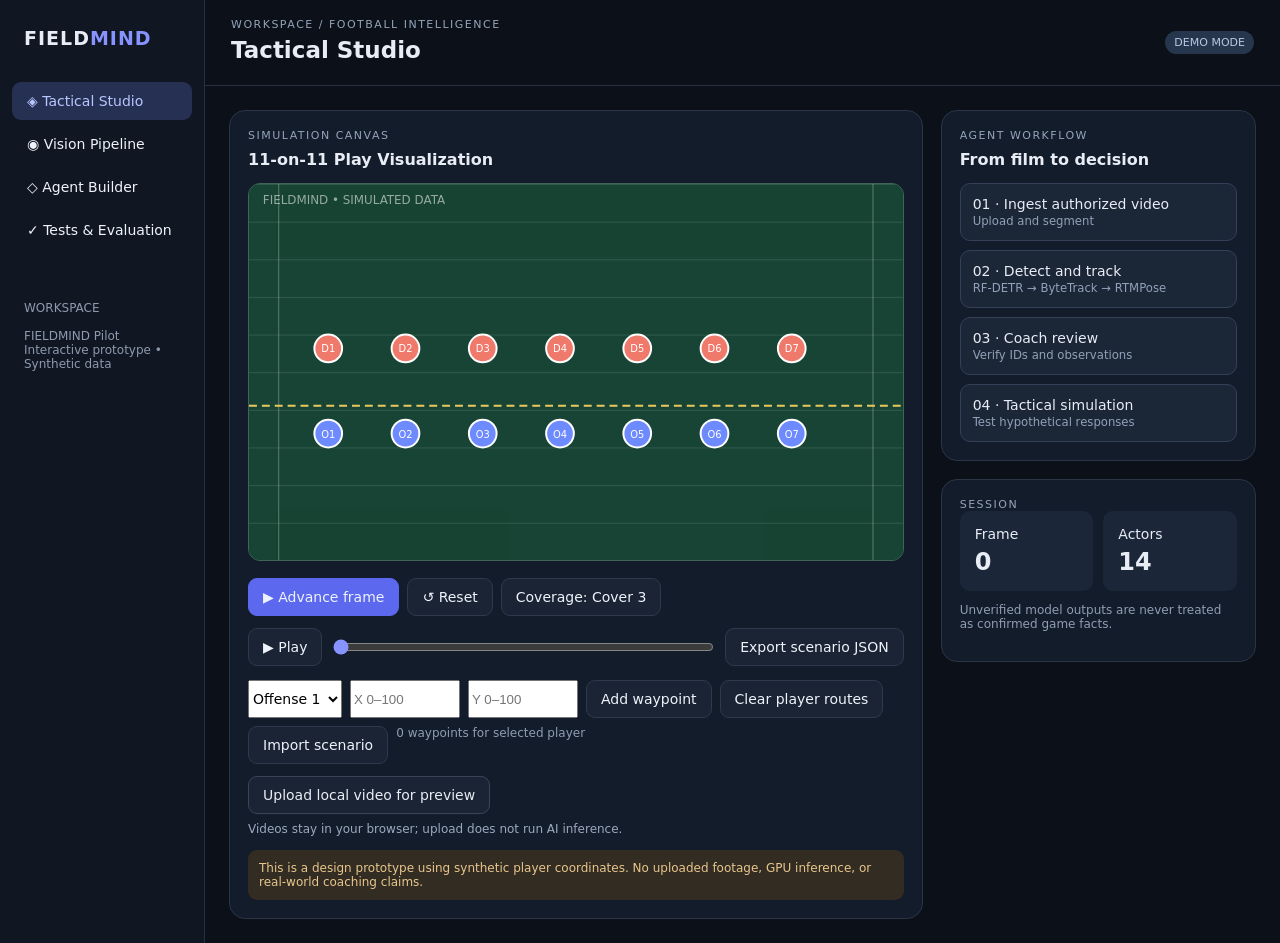
<file: app/web/fieldmind_studio_preview.html>
<!doctype html>
<html lang="en"><meta charset="utf-8"><meta name="viewport" content="width=device-width,initial-scale=1">
<title>FIELDMIND Studio — Concept Preview</title>
<style>
:root{font:14px Inter,system-ui,sans-serif;color:#e8ecf4;background:#0b1019}*{box-sizing:border-box}body{margin:0}button,select{font:inherit;cursor:pointer}button{border:1px solid #30394b;border-radius:9px;padding:10px 14px;background:#1b2434;color:#eef3fa}button:hover{background:#27354b}.primary{background:#5c69ee;border-color:#5c69ee}.shell{display:grid;grid-template-columns:205px 1fr;min-height:100vh}aside{background:#101723;border-right:1px solid #263043;padding:22px 12px}.brand{font-size:19px;font-weight:900;letter-spacing:1px;padding:5px 12px 28px}.brand span{color:#8794ff}.nav{display:block;width:100%;text-align:left;margin:5px 0;border-color:transparent;background:transparent}.nav.active{background:#253052;color:#b9c5ff}.asidefoot{margin-top:40px;padding:12px;color:#8e9aad;font-size:12px}main{min-width:0}.top{padding:18px 26px;border-bottom:1px solid #263043;display:flex;justify-content:space-between;align-items:center;gap:12px}.muted{color:#8f9db3;font-size:12px}.layout{padding:24px;display:grid;grid-template-columns:minmax(0,1.65fr) minmax(260px,.75fr);gap:18px}.panel{background:#131c2a;border:1px solid #2b3546;border-radius:16px;padding:18px;min-width:0}.eyebrow{color:#94a4ba;font-size:11px;text-transform:uppercase;letter-spacing:1.5px}h1{font-size:23px;margin:6px 0 4px}h2{font-size:16px;margin:8px 0 14px}.pitch{width:100%;background:#163c31;border-radius:12px;border:1px solid #426457}.toolbar{display:flex;gap:8px;flex-wrap:wrap;margin-top:14px}.stat{display:grid;grid-template-columns:1fr 1fr;gap:10px}.metric{background:#1b2739;padding:15px;border-radius:10px}.metric strong{font-size:24px;display:block;margin-top:6px}.steps{display:grid;gap:9px}.step{padding:12px;border:1px solid #334058;border-radius:10px;background:#1b2637}.step small{color:#91a1b9}.tag{font-size:11px;background:#26364c;border-radius:20px;padding:5px 9px;color:#b9c8e2}.note{padding:11px;background:#322c22;color:#e9c68d;border-radius:9px;font-size:12px;margin-top:14px}@media(max-width:850px){.shell{grid-template-columns:1fr}aside{display:none}.layout{grid-template-columns:1fr}.top{padding:16px}}
.toolrow{display:flex;gap:9px;flex-wrap:wrap;align-items:center;margin-top:12px}.toolrow label{display:inline-block;padding:10px 14px;border:1px solid #39465a;border-radius:9px;cursor:pointer;background:#1b2434}.toolrow input[type=range]{flex:1;min-width:110px;accent-color:#8794ff}.video{width:100%;max-height:260px;border-radius:10px;background:#05080e;margin-top:10px}.hidden{display:none}.mini{font-size:12px;color:#9ba9bf;margin:8px 0}.nav:focus-visible,button:focus-visible{outline:2px solid #8794ff;outline-offset:2px}@media(max-width:850px){.toolrow{align-items:stretch}} </style>
<div class="shell"><aside><div class="brand">FIELD<span>MIND</span></div><button class="nav active" data-view="studio">◈ Tactical Studio</button><button class="nav" data-view="vision">◉ Vision Pipeline</button><button class="nav" data-view="agents">◇ Agent Builder</button><button class="nav" data-view="tests">✓ Tests & Evaluation</button><div class="asidefoot">WORKSPACE<br><br>FIELDMIND Pilot<br>Interactive prototype • Synthetic data</div></aside><main><div class="top"><div><div class="eyebrow">Workspace / Football Intelligence</div><h1 id="title">Tactical Studio</h1></div><span class="tag">DEMO MODE</span></div><div class="layout"><section class="panel"><div class="eyebrow" id="subtitle">Simulation canvas</div><h2 id="heading">11-on-11 Play Visualization</h2><svg class="pitch" viewBox="0 0 660 380" aria-label="Interactive schematic football field"><defs><pattern id="grass" width="66" height="38" patternUnits="userSpaceOnUse"><rect width="66" height="38" fill="#174434"/><path d="M0 0H66" stroke="#fff" opacity=".23"/></pattern></defs><rect width="660" height="380" fill="url(#grass)"/><g stroke="#fff" opacity=".3"><path d="M30 0V380M630 0V380"/></g><g id="players"></g><path d="M0 224H660" stroke="#e9c85d" stroke-width="2" stroke-dasharray="8 5"/><text x="14" y="20" fill="#fff" opacity=".55" font-size="12">FIELDMIND • SIMULATED DATA</text></svg><div class="toolbar"><button class="primary" id="advance">▶ Advance frame</button><button id="reset">↺ Reset</button><button id="coverage">Coverage: Cover 3</button></div><div class="toolrow"><button id="play" aria-label="Play simulation">▶ Play</button><input type="range" id="scrub" min="0" max="12" value="0" aria-label="Simulation frame"><button id="export">Export scenario JSON</button></div><div class="toolrow"><label for="upload">Upload local video for preview</label><input class="hidden" id="upload" type="file" accept="video/*"></div><video id="localvideo" class="video hidden" controls playsinline></video><div id="videostatus" class="mini">Videos stay in your browser; upload does not run AI inference.</div><div class="note">This is a design prototype using synthetic player coordinates. No uploaded footage, GPU inference, or real-world coaching claims.</div></section><section style="display:grid;gap:18px;align-content:start"><div class="panel"><div class="eyebrow">Agent workflow</div><h2>From film to decision</h2><div class="steps"><div class="step">01 · Ingest authorized video<br><small>Upload and segment</small></div><div class="step">02 · Detect and track<br><small>RF-DETR → ByteTrack → RTMPose</small></div><div class="step">03 · Coach review<br><small>Verify IDs and observations</small></div><div class="step">04 · Tactical simulation<br><small>Test hypothetical responses</small></div></div></div><div class="panel"><div class="eyebrow">Session</div><div class="stat"><div class="metric">Frame<strong id="frame">0</strong></div><div class="metric">Actors<strong>14</strong></div></div><p class="muted">Unverified model outputs are never treated as confirmed game facts.</p></div></section></div></main></div>
<script>
"use strict";
const pts=[...Array.from({length:7},(_,i)=>({x:80+i*78,y:252,team:0})),...Array.from({length:7},(_,i)=>({x:80+i*78,y:166,team:1}))];
const routes={};let frame=0,man=false,timer=null,videoUrl=null;
const el=id=>document.getElementById(id),field=el('players');
function locationAt(p,i){const waypoints=routes[i]||[];if(!waypoints.length)return {x:p.x+((p.team?0:(i%3)-1)*frame*3),y:p.y+(p.team?frame*.8:-frame*4)};
const fraction=frame/12*waypoints.length,segment=Math.min(waypoints.length-1,Math.floor(fraction)),alpha=Math.max(0,Math.min(1,fraction-segment)),from=segment?waypoints[segment-1]:p,to=waypoints[segment];return{x:from.x+(to.x-from.x)*alpha,y:from.y+(to.y-from.y)*alpha}}
function draw(){field.replaceChildren();pts.forEach((p,i)=>{const q=locationAt(p,i),ns='http://www.w3.org/2000/svg';const circle=document.createElementNS(ns,'circle');circle.setAttribute('cx',q.x);circle.setAttribute('cy',q.y);circle.setAttribute('r','14');circle.setAttribute('fill',p.team?'#ef796b':'#6e8aff');circle.setAttribute('stroke','#fff');circle.setAttribute('stroke-width','2');field.appendChild(circle);const label=document.createElementNS(ns,'text');label.setAttribute('x',q.x);label.setAttribute('y',q.y+4);label.setAttribute('font-size','10');label.setAttribute('text-anchor','middle');label.setAttribute('fill','#fff');label.textContent=(p.team?'D':'O')+(i%7+1);field.appendChild(label)});el('frame').textContent=frame;el('scrub').value=frame}
function stop(){if(timer)clearInterval(timer);timer=null;el('play').textContent='▶ Play'}
el('advance').onclick=()=>{frame=(frame+1)%13;draw()};el('reset').onclick=()=>{stop();frame=0;draw()};
el('coverage').onclick=e=>{man=!man;e.target.textContent='Coverage: '+(man?'Man':'Cover 3');draw()};
el('scrub').oninput=e=>{frame=Number(e.target.value);draw()};
el('play').onclick=()=>{if(timer)return stop();el('play').textContent='Ⅱ Pause';timer=setInterval(()=>{frame=(frame+1)%13;draw()},450)};
const bar=document.createElement('div');bar.className='toolbar';bar.innerHTML='<select id="routeactor" aria-label="Simulated player"></select><input id="routex" type="number" min="0" max="100" step="0.1" placeholder="X 0–100" aria-label="Target X" style="width:110px"><input id="routey" type="number" min="0" max="100" step="0.1" placeholder="Y 0–100" aria-label="Target Y" style="width:110px"><button id="setroute">Add waypoint</button><button id="clearroute">Clear player routes</button><button id="importscenario">Import scenario</button><input id="scenariofile" type="file" accept=".json,application/json" class="hidden"><span id="routestatus" role="status" class="muted"></span>';
el('export').parentNode.after(bar);pts.forEach((p,i)=>{const option=document.createElement('option');option.value=i;option.textContent=(p.team?'Defense ':'Offense ')+(i%7+1);el('routeactor').appendChild(option)});
function status(message){el('routestatus').textContent=message}
function refreshStatus(){const i=Number(el('routeactor').value);status((routes[i]||[]).length+' waypoints for selected player')}
el('routeactor').onchange=refreshStatus;
el('setroute').onclick=()=>{const rawX=el('routex').value.trim(),rawY=el('routey').value.trim(),x=Number(rawX),y=Number(rawY),i=Number(el('routeactor').value);if(!rawX||!rawY||!Number.isFinite(x)||!Number.isFinite(y)||x<0||x>100||y<0||y>100)return status('Enter X and Y between 0 and 100');if((routes[i]||[]).length>=200)return status('Maximum 200 waypoints per player');(routes[i]??=[]).push({x:x*6.6,y:y*3.8});draw();refreshStatus()};
el('clearroute').onclick=()=>{delete routes[el('routeactor').value];draw();refreshStatus()};
function payload(){return{version:'fieldmind-synthetic-v1',synthetic:true,name:'FIELDMIND Synthetic Scenario',players:pts.map((p,i)=>({id:'p'+(i+1),name:(p.team?'Defense ':'Offense ')+(i%7+1),x:p.x/6.6,y:p.y/3.8,routes:(routes[i]||[]).map(q=>({x:q.x/6.6,y:q.y/3.8}))}))}}
el('export').onclick=()=>{const blob=new Blob([JSON.stringify(payload(),null,2)],{type:'application/json'}),url=URL.createObjectURL(blob),a=document.createElement('a');a.href=url;a.download='fieldmind-synthetic-scenario.json';a.click();setTimeout(()=>URL.revokeObjectURL(url),1000)};
function validate(data){if(!data||Array.isArray(data)||data.version!=='fieldmind-synthetic-v1'||data.synthetic!==true||!Array.isArray(data.players)||data.players.length!==pts.length)throw Error('Expected a 14-player FIELDMIND synthetic v1 scenario');const seen=new Set(),next={};data.players.forEach((p,i)=>{if(!p||typeof p.id!=='string'||p.id!=='p'+(i+1)||seen.has(p.id)||typeof p.name!=='string'||!p.name.trim()||p.name.length>80)throw Error('Invalid player identity');seen.add(p.id);if(!Number.isFinite(p.x)||!Number.isFinite(p.y)||p.x<0||p.x>100||p.y<0||p.y>100||!Array.isArray(p.routes)||p.routes.length>200)throw Error('Invalid player coordinates or route count');next[i]=p.routes.map(q=>{if(!q||!Number.isFinite(q.x)||!Number.isFinite(q.y)||q.x<0||q.x>100||q.y<0||q.y>100)throw Error('Invalid waypoint');return{x:q.x*6.6,y:q.y*3.8}})});return next}
el('importscenario').onclick=()=>el('scenariofile').click();
el('scenariofile').onchange=async e=>{const file=e.target.files[0];if(!file)return;try{if(file.size>1048576)throw Error('File exceeds 1 MB');const next=validate(JSON.parse(await file.text()));Object.keys(routes).forEach(k=>delete routes[k]);Object.assign(routes,next);frame=0;draw();refreshStatus();status('Scenario imported successfully')}catch(err){status('Import rejected: '+err.message)}finally{e.target.value=''}};
el('upload').onchange=e=>{const file=e.target.files[0];if(!file)return;if(!file.type.startsWith('video/'))return void(el('videostatus').textContent='Choose a video file');if(videoUrl)URL.revokeObjectURL(videoUrl);videoUrl=URL.createObjectURL(file);el('localvideo').src=videoUrl;el('localvideo').classList.remove('hidden');el('videostatus').textContent='Local preview only: '+file.name+'; no AI inference'};
document.querySelectorAll('.nav').forEach(b=>b.onclick=()=>{document.querySelectorAll('.nav').forEach(n=>n.classList.remove('active'));b.classList.add('active');el('title').textContent=b.textContent.trim().replace(/^[^A-Za-z]+/,'');el('subtitle').textContent=b.dataset.view==='vision'?'Vision processing pipeline':b.dataset.view==='agents'?'Agent workflow builder':b.dataset.view==='tests'?'Evaluation workspace':'Simulation canvas';el('heading').textContent=b.dataset.view==='vision'?'Detection & tracking preview':b.dataset.view==='agents'?'Visual workflow and simulation':b.dataset.view==='tests'?'Scenario validation preview':'11-on-11 Play Visualization'});
draw();refreshStatus();
</script></html>
</file>
